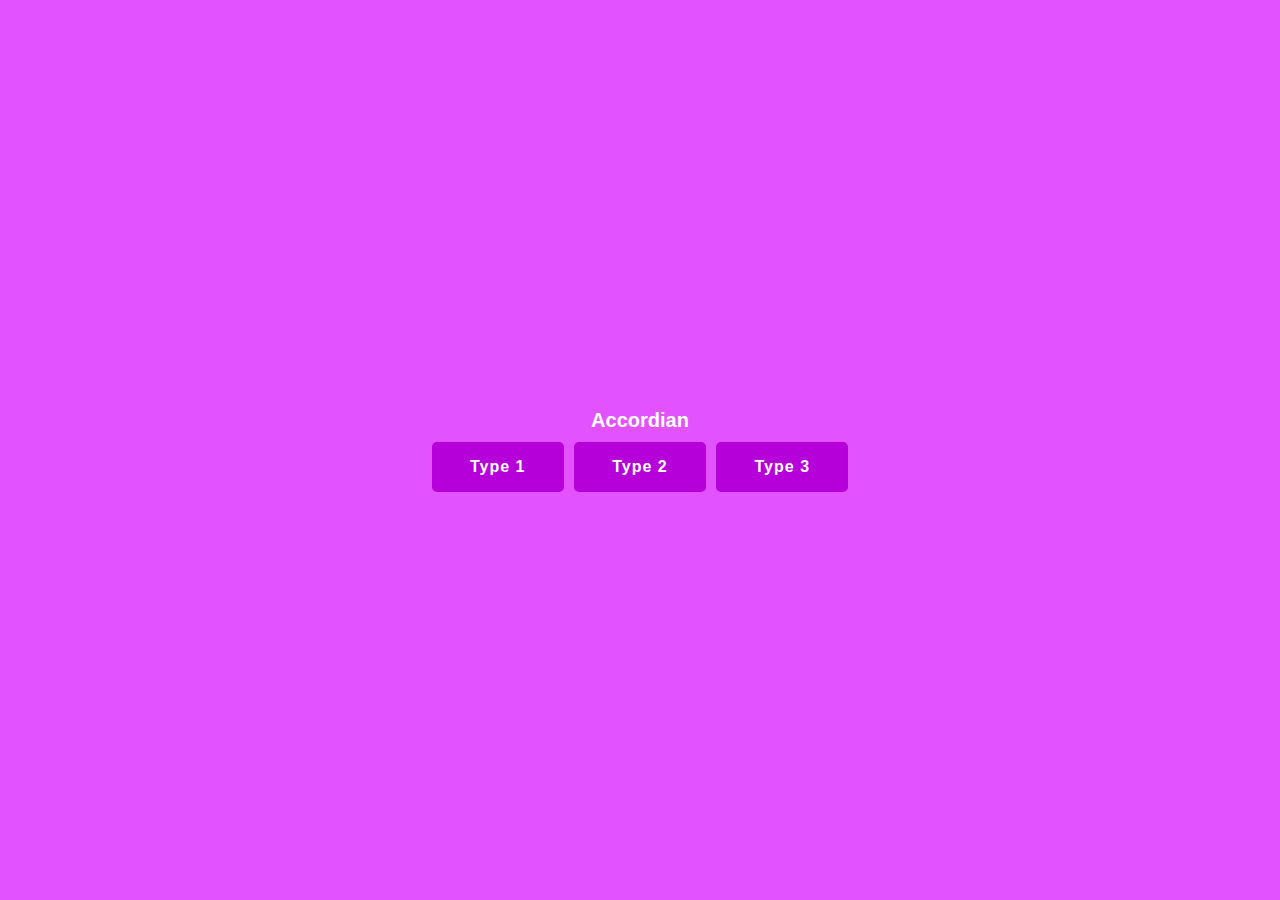
<file: index.html>
<!DOCTYPE html>
<html lang="en">
  <head>
    <meta charset="UTF-8" />
    <meta name="viewport" content="width=device-width, initial-scale=1.0" />
    <title>Document</title>
    <style>
      * {
        padding: 0;
        margin: 0;
        box-sizing: border-box;
      }
      body {
        font-size: 62.5%;
        width: 100vw;
        min-height: 100dvh;
        font-family: sans-serif;
        display: grid;
        place-content: center;
        color: white;
        background: #e252ff;
        text-align: center;
      }
      .container {
        display: flex;
        gap: 1em;
        margin-top: 1em;
      }
      .container a {
        display: inline-block;
        padding: 1em 2.4em;
        text-decoration: none;
        color: white;
        letter-spacing: 1px;
        font-size: 1.6em;
        font-weight: 550;
        background: #b500da;
        border-radius: 5px;
        transition: 500ms linear;
      }
      .container a:active {
        scale: 0.9;
      }
    </style>
  </head>
  <body>
    <h1>Accordian</h1>
    <div class="container">
      <a href="./p1/index.html" target="_blank">Type 1</a>
      <a href="./p2/index.html" target="_blank">Type 2</a>
      <a href="./p3/index.html" target="_blank">Type 3</a>
    </div>
  </body>
</html>
</file>
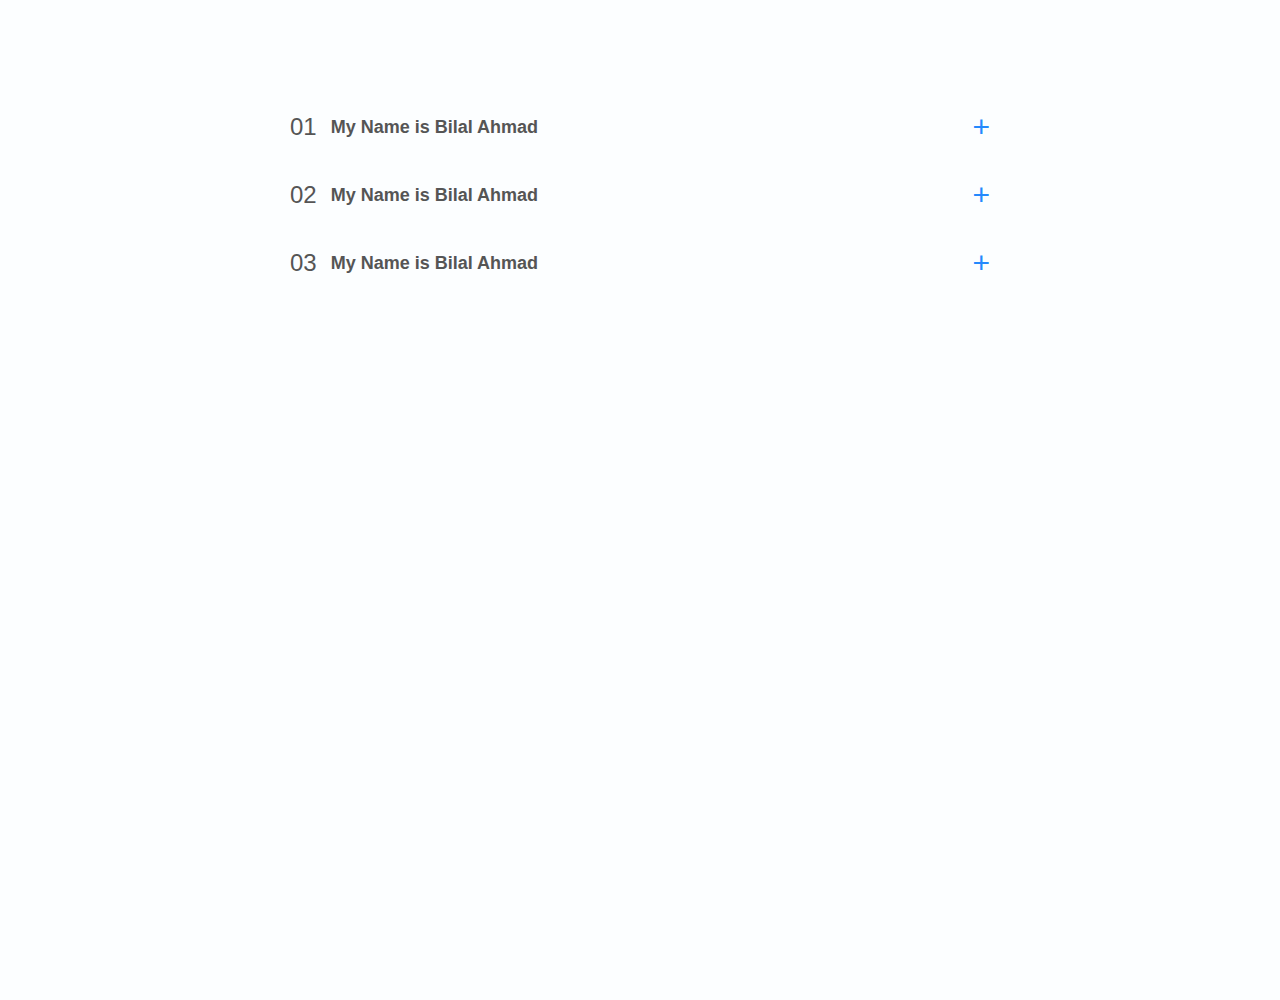
<file: p1/index.html>
<!DOCTYPE html>
<html lang="en">
  <head>
    <meta charset="UTF-8" />
    <meta name="viewport" content="width=device-width, initial-scale=1.0" />
    <title>Document</title>
    <link rel="stylesheet" href="style.css" />
  </head>
  <body>
    <div class="accordian">
      <!-- <h2>Faq</h2> -->
      <div class="item">
        <p class="number">01</p>
        <h2 class="question">My Name is Bilal Ahmad</h2>
        <div class="icon">+</div>
        <div class="hiddenBox">
          <p>
            Lorem ipsum dolor sit amet consectetur adipisicing elit. Error
            vitae, impedit sit neque magnam quidem odio accusantium adipisci
            possimus quos minus.
          </p>
          <ul>
            <li>
              Lorem ipsum dolor sit amet consectetur adipisicing elit. Deserunt
              reprehenderit sed accusamus doloremque.
            </li>
            <li>
              Lorem ipsum dolor sit amet consectetur adipisicing elit. Deserunt
              reprehenderit sed accusamus doloremque.
            </li>
          </ul>
        </div>
      </div>
      <div class="item">
        <p class="number">02</p>
        <h2 class="question">My Name is Bilal Ahmad</h2>
        <div class="icon">+</div>
        <div class="hiddenBox">
          <p>
            Lorem ipsum dolor sit amet consectetur adipisicing elit. Error
            vitae, impedit sit neque magnam quidem odio accusantium adipisci
            possimus quos minus.
          </p>
          <ul>
            <li>
              Lorem ipsum dolor sit amet consectetur adipisicing elit. Deserunt
              reprehenderit sed accusamus doloremque.
            </li>
            <li>
              Lorem ipsum dolor sit amet consectetur adipisicing elit. Deserunt
              reprehenderit sed accusamus doloremque.
            </li>
          </ul>
        </div>
      </div>
      <div class="item">
        <p class="number">03</p>
        <h2 class="question">My Name is Bilal Ahmad</h2>
        <div class="icon">+</div>
        <div class="hiddenBox">
          <p>
            Lorem ipsum dolor sit amet consectetur adipisicing elit. Error
            vitae, impedit sit neque magnam quidem odio accusantium adipisci
            possimus quos minus.
          </p>
          <ul>
            <li>
              Lorem ipsum dolor sit amet consectetur adipisicing elit. Deserunt
              reprehenderit sed accusamus doloremque.
            </li>
            <li>
              Lorem ipsum dolor sit amet consectetur adipisicing elit. Deserunt
              reprehenderit sed accusamus doloremque.
            </li>
          </ul>
        </div>
      </div>
    </div>
    <script src="script.js"></script>
  </body>
</html>
</file>
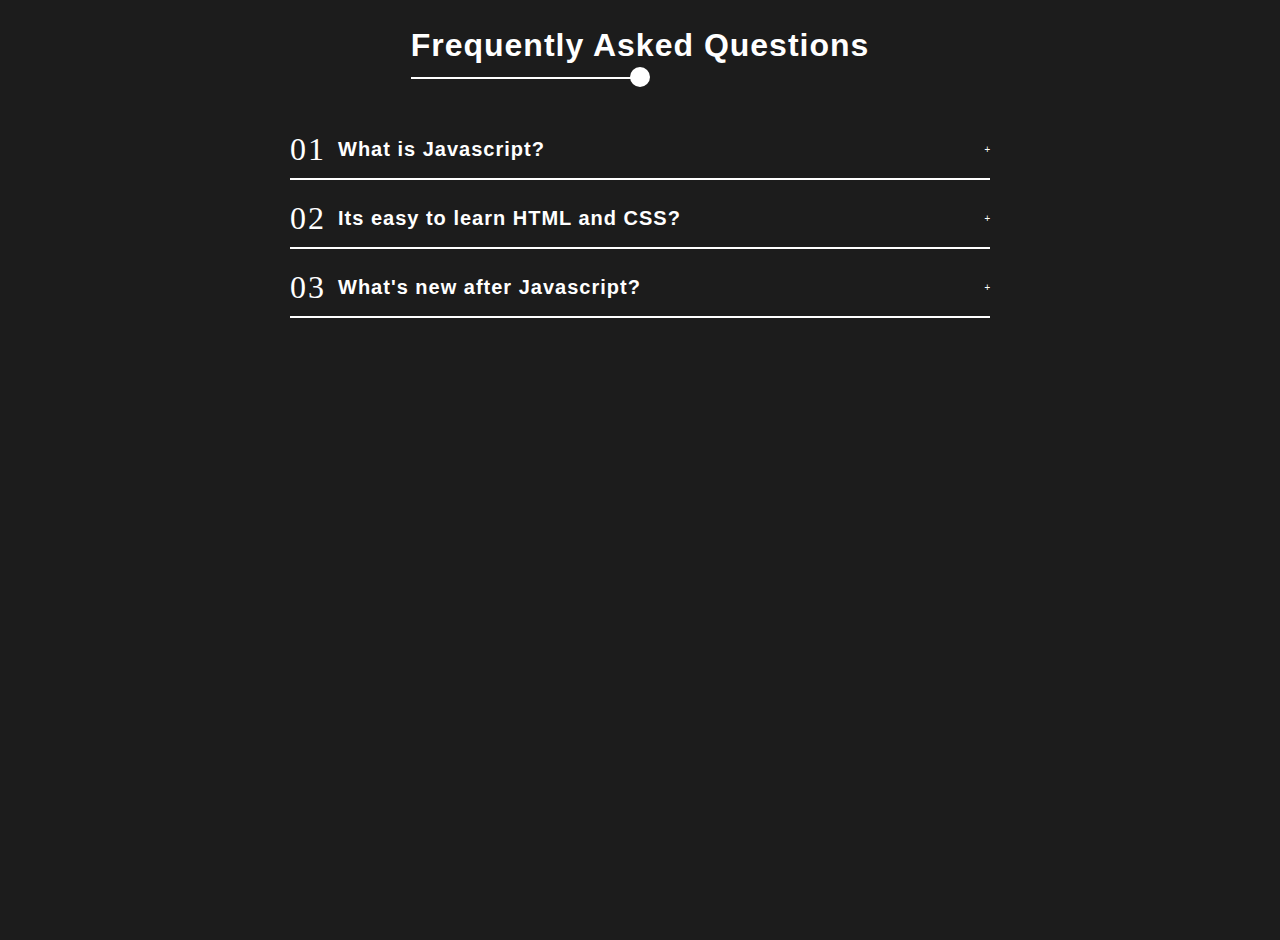
<file: p2/index.html>
<!DOCTYPE html>
<html lang="en">
  <head>
    <meta charset="UTF-8" />
    <meta name="viewport" content="width=device-width, initial-scale=1.0" />
    <title>Faq Section</title>
    <link rel="stylesheet" href="style.css" />
  </head>
  <body>
    <!--Container of Faq Section-->
    <section class="container">
      <h2 class="faq-title">Frequently Asked questions</h2>

      <div class="faq">
        <div class="question">
          <p class="number">01</p>
          <h3>What is Javascript?</h3>
          <i>+</i>
        </div>
        <div class="answer">
          <p>
            Lorem ipsum, dolor sit amet consectetur adipisicing elit. Maiores
            voluptatem inventore voluptatum quisquam laborum! Repellendus, velit
            perspiciatis nihil doloribus earum tempore nam perferendis, cum
            reiciendis enim accusantium ipsum, ullam temporibus?
          </p>
        </div>
      </div>

      <div class="faq">
        <div class="question">
          <div class="number">02</div>
          <h3>Its easy to learn HTML and CSS?</h3>
          <i>+</i>
        </div>
        <div class="answer">
          <p>
            Lorem ipsum, dolor sit amet consectetur adipisicing elit. Maiores
            voluptatem inventore voluptatum quisquam laborum! Repellendus, velit
            perspiciatis nihil doloribus earum tempore nam perferendis, cum
            reiciendis enim accusantium ipsum, ullam temporibus?
          </p>
        </div>
      </div>

      <div class="faq">
        <div class="question">
          <p class="number">03</p>
          <h3>What's new after Javascript?</h3>
          <i>+</i>
        </div>
        <div class="answer">
          <p>
            Lorem ipsum, dolor sit amet consectetur adipisicing elit. Maiores
            voluptatem inventore voluptatum quisquam laborum! Repellendus, velit
            perspiciatis nihil doloribus earum tempore nam perferendis, cum
            reiciendis enim accusantium ipsum, ullam temporibus?
          </p>
        </div>
      </div>
    </section>

    <script>
      let faqs = document.querySelectorAll(".faq");
      faqs.forEach((faq, index) => {
        faq.addEventListener("click", () => {
          faq.classList.toggle("active");
        });
      });
    </script>
  </body>
</html>
</file>
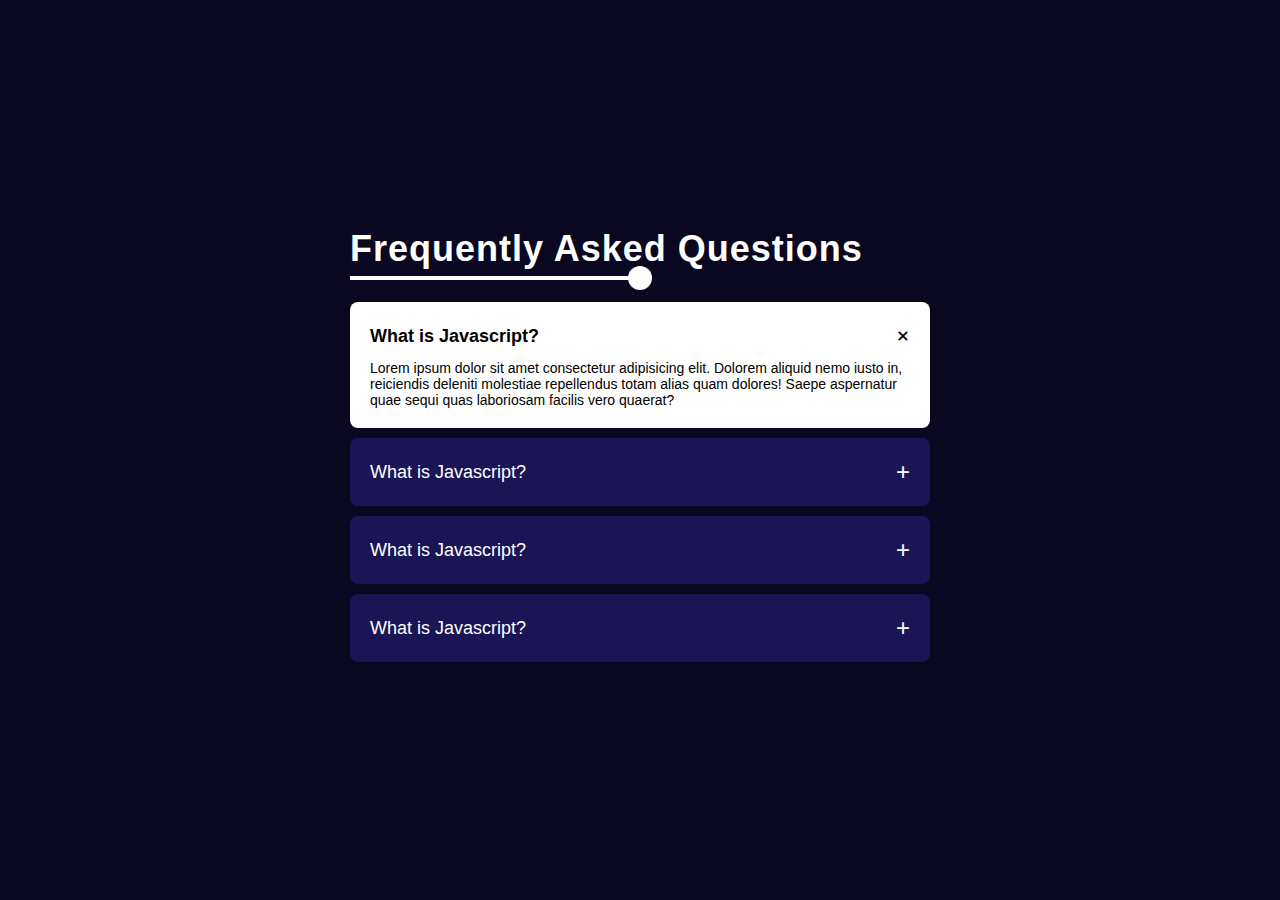
<file: p3/index.html>
<!DOCTYPE html>
<html lang="en">
  <head>
    <meta charset="UTF-8" />
    <meta name="viewport" content="width=device-width, initial-scale=1.0" />
    <title>Document</title>
    <link rel="stylesheet" href="style.css" />
  </head>
  <body>
    <div class="faq_container">
      <h2 class="faq_heading">Frequently Asked Questions</h2>
      <div class="faq active" data-index="1">
        <div class="question">
          <p class="heading">What is Javascript?</p>
          <p class="symbol">+</p>
        </div>
        <div class="answer">
          <p>
            Lorem ipsum dolor sit amet consectetur adipisicing elit. Dolorem
            aliquid nemo iusto in, reiciendis deleniti molestiae repellendus
            totam alias quam dolores! Saepe aspernatur quae sequi quas
            laboriosam facilis vero quaerat?
          </p>
        </div>
      </div>

      <div class="faq" data-index="2">
        <div class="question">
          <p class="heading">What is Javascript?</p>
          <p class="symbol">+</p>
        </div>
        <div class="answer">
          <p>
            Lorem ipsum dolor sit amet consectetur adipisicing elit. Dolorem
            aliquid nemo iusto in, reiciendis deleniti molestiae repellendus
            totam alias quam dolores! Saepe aspernatur quae sequi quas
            laboriosam facilis vero quaerat?
          </p>
        </div>
      </div>

      <div class="faq" data-index="3">
        <div class="question">
          <p class="heading">What is Javascript?</p>
          <p class="symbol">+</p>
        </div>
        <div class="answer">
          <p>
            Lorem ipsum dolor sit amet consectetur adipisicing elit. Dolorem
            aliquid nemo iusto in, reiciendis deleniti molestiae repellendus
            totam alias quam dolores! Saepe aspernatur quae sequi quas
            laboriosam facilis vero quaerat?
          </p>
        </div>
      </div>

      <div class="faq" data-index="4">
        <div class="question">
          <p class="heading">What is Javascript?</p>
          <p class="symbol">+</p>
        </div>
        <div class="answer">
          <p>
            Lorem ipsum dolor sit amet consectetur adipisicing elit. Dolorem
            aliquid nemo iusto in, reiciendis deleniti molestiae repellendus
            totam alias quam dolores! Saepe aspernatur quae sequi quas
            laboriosam facilis vero quaerat?
          </p>
        </div>
      </div>
    </div>

    <script>
      let faqs = document.querySelectorAll(".faq");
      let symbols = document.querySelectorAll(".symbol");
      faqs.forEach((faq, index) => {
        faq.addEventListener("click", () => {
          // First remove the active class from every item
          faqs.forEach((item, i) => {
            item.classList.remove("active");
          });
          faq.classList.add("active");
        });
      });
    </script>
  </body>
</html>
</file>
<file: p1/style.css>
* {
  padding: 0;
  margin: 0;
  box-sizing: border-box;
}
html {
  font-size: 62.5%;
}
body {
  width: 100%;
  height: 100vh;
  background: rgb(252, 254, 255);
  font-family: sans-serif;
}
.accordian {
  width: 80%;
  max-width: 70rem;
  margin: 10rem auto;
  display: flex;
  flex-direction: column;
}
.item {
  position: relative;
  padding: 1rem 0;
  display: grid;
  grid-template-columns: auto 1fr auto;
  align-items: center;
  gap: 1.4rem;
  cursor: pointer;
  color: #555;
}
.number {
  font-size: 2.4rem;
}
.question {
  font-size: 1.8rem;
}
.icon {
  font-size: 3rem;
  color: rgb(36, 137, 253);
  transition: 500ms;
}
.hiddenBox {
  grid-column: 2/3;
  max-height: 0;
  overflow: hidden;
  transition: max-height 750ms linear;
}
.hiddenBox :is(p, ul li) {
  margin-bottom: 1rem;
  line-height: 1.5;
  font-size: 1.4rem;
  letter-spacing: 0.5px;
  word-spacing: 3px;
}
.hiddenBox ul {
  display: flex;
  flex-direction: column;
  gap: 2rem;
  margin-top: 1.6rem;
}

/* Active Classes */
.item.active::after {
  content: "";
  position: absolute;
  top: 0;
  left: 0;
  border-top: 3px solid rgb(36, 137, 253);
  width: 0%;
  animation-name: timeRun;
  animation-duration: 750ms;
  animation-timing-function: linear;
  animation-fill-mode: forwards;
  animation-direction: alternate;
}
.item.active .icon {
  rotate: 225deg;
}
.item.active .hiddenBox {
  max-height: 100vh;
  animation-name: fade;
  animation-duration: 500ms;
  animation-timing-function: ease-in-out;
}
@keyframes timeRun {
  to {
    width: 100%;
  }
}
@keyframes fade {
  from {
    opacity: 0;
    transform: translateY(-1rem);
  }
  to {
    opacity: 1;
    transform: translateY(0);
  }
}
</file>
<file: p2/style.css>
* {
  padding: 0;
  margin: 0;
  box-sizing: border-box;
  font-family: "Segoe UI", Tahoma, Geneva, Verdana, sans-serif;
}
html {
  font-size: 62.5%;
}

body {
  background: #1c1c1c;
  color: white;
}
.container {
  width: 80vw;
  min-height: 100dvh;
  margin: 0 auto 4rem;
  display: flex;
  flex-direction: column;
  align-items: center;
}
.faq-title {
  font-size: 3.2rem;
  margin: 2rem 0 4rem;
  text-transform: capitalize;
  letter-spacing: 1px;
  line-height: 1.6;
  position: relative;
}
.faq-title::before {
  content: "";
  position: absolute;
  bottom: -0.8rem;
  left: 0;
  border: 1px solid white;
  width: 50%;
}
.faq-title::after {
  content: "";
  position: absolute;
  bottom: -1.6rem;
  left: 50%;
  translate: -50% 0;
  width: 2rem;
  height: 2rem;
  border-radius: 50%;
  background: white;
}

.faq {
  max-width: 70rem;
  padding-top: 2rem;
  padding-bottom: 1rem;
  border-bottom: 2px solid white;
  cursor: pointer;
}
.question {
  /* display: flex;
  justify-content: space-between;
  align-items: center; */
  display: grid;
  grid-template-columns: auto 1fr auto;
  align-items: center;
  gap: 1.2rem;
}
.question h3 {
  font-size: 2rem;
  letter-spacing: 1px;
  font-family: "Franklin Gothic Medium", "Arial Narrow", Arial, sans-serif;
}
.question .number {
  font-size: 3.2rem;
  letter-spacing: 2px;
  font-family: cursive;
}
.answer {
  max-height: 0;
  overflow: hidden;
  transition: max-height 1s linear;
}
.answer p {
  font-size: 1.4rem;
  line-height: 1.6;
  padding-top: 1rem;
}

.faq.active .answer {
  max-height: 100vh;
  animation: fade 1s ease-in-out;
}

@keyframes fade {
  from {
    opacity: 0;
    transform: translateY(-10px);
  }
  to {
    opacity: 1;
    transform: translateY(0);
  }
}
</file>
<file: p3/style.css>
* {
  padding: 0;
  margin: 0;
  box-sizing: border-box;
}
html {
  font-size: 62.5%;
}
body {
  width: 100vw;
  height: 100dvh;
  display: flex;
  justify-content: center;
  align-items: center;
  font-family: "Segoe UI", Tahoma, Geneva, Verdana, sans-serif;
  color: white;
  background: #090820;
}
.faq_container {
  width: 100%;
  max-width: 600px;
  padding: 1rem;
  margin: 1rem;
}
.faq {
  width: 100%;
  background: #1c1555;
  padding: 2rem;
  margin: 1rem 0;
  border-radius: 8px;
  cursor: pointer;
  /* yh transition to 300ms mein complete hogi pr pehle yh symbol k rotate hone ka wait kre gi  */
  transition: 500ms linear 350ms;
}
.faq_heading {
  font-size: 3.6rem;
  font-weight: 700;
  letter-spacing: 1px;
  text-transform: capitalize;
  margin-bottom: 3.2rem;
  position: relative;
}
.faq_heading::before {
  content: "";
  position: absolute;
  bottom: -1rem;
  left: 0;
  border: 2px solid white;
  width: 50%;
}
.faq_heading::after {
  content: "";
  position: absolute;
  bottom: -2rem;
  left: 50%;
  transform: translateX(-50%);
  width: 2.4rem;
  aspect-ratio: 1;
  border-radius: 50%;
  background: white;
}
.question {
  display: flex;
  justify-content: space-between;
  align-items: center;
}
.heading {
  font-size: 1.8rem;
}
.symbol {
  font-size: 2.4rem;
  transition: 300ms linear;
}
.answer {
  max-height: 0;
  overflow: hidden;
  transition: 500ms linear; /* jb ak se dosre box pr ja click karu ga to yh animation execute hogi */
}
.answer p {
  font-size: 1.4rem;
  padding-top: 1rem;
  font-weight: 500;
}

/* Active Classes */
.faq.active {
  background: white;
  color: black;
}
.faq.active .heading {
  font-weight: 600;
}
.faq.active .answer {
  max-height: 100vh;
  transition: 750ms linear 1s; /* jese hi ak box pr click karu ga to yh animation execute hogi */
  /* animation: fade 500ms ease-in-out 2s; */
}
.faq.active .symbol {
  rotate: 225deg;
}

/* @keyframes fade {
  from {
    opacity: 0;
    transform: translateY(2rem);
  }
  to {
    opacity: 1;
    transform: translateY(0);
  }
} */
/* 
case 1:
    symbol rotate hoga
    then background ka color change hoga
    answer display hoga

case 2:
    previous answer wala box hide ho ga --- symbol rotate hoga
    then background ka color change hoga
    answer display hoga
*/
</file>
